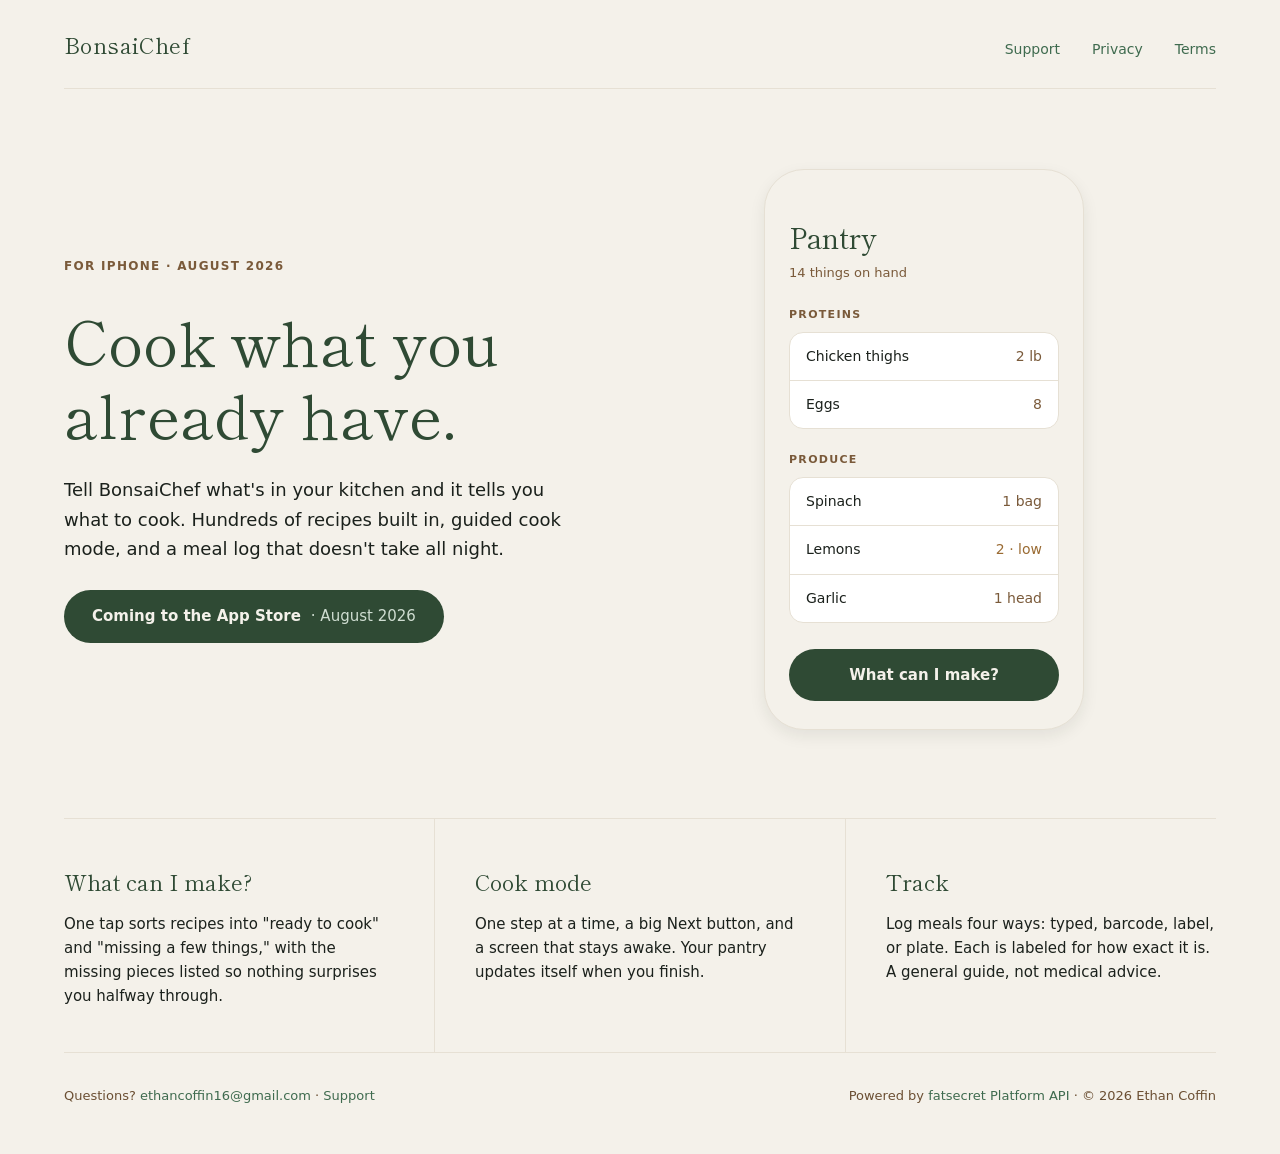
<file: index.html>
<!DOCTYPE html>
<html lang="en">
<head>
<meta charset="utf-8">
<meta name="viewport" content="width=device-width, initial-scale=1">
<title>BonsaiChef · Cook what you already have</title>
<meta name="description" content="Tell BonsaiChef what's in your kitchen and it tells you what to cook. Hundreds of recipes built in, guided cook mode, and a meal log that doesn't take all night.">
<link rel="icon" href="/favicon.svg" type="image/svg+xml">
<link rel="icon" href="/favicon.png" sizes="48x48">
<link rel="apple-touch-icon" href="/apple-touch-icon.png">
<link rel="preconnect" href="https://fonts.googleapis.com">
<link rel="preconnect" href="https://fonts.gstatic.com" crossorigin>
<link rel="stylesheet" href="https://fonts.googleapis.com/css2?family=Shippori+Mincho&display=swap">
<link rel="stylesheet" href="/site.css">
<style>
  .hero {
    display: flex;
    gap: 80px;
    align-items: center;
    padding: 80px 0 88px;
  }
  .hero-copy { flex: 1; display: flex; flex-direction: column; gap: 26px; max-width: 620px; }
  .hero-copy h1 {
    font-size: clamp(40px, 5vw, 62px);
    line-height: 1.18;
    letter-spacing: 0.2px;
    margin: 0;
  }
  .hero-copy .lede { font-size: 18px; max-width: 520px; margin: 0; }
  .badge {
    display: inline-flex;
    align-items: baseline;
    gap: 10px;
    align-self: flex-start;
    background: var(--dark-green);
    color: var(--cream);
    border-radius: 999px;
    padding: 14px 28px;
    font-size: 15px;
    font-weight: 600;
  }
  .badge span { color: var(--on-dark-muted); font-weight: 400; }

  /* Phone mockup: the pantry screen, drawn in CSS */
  .phone {
    width: 320px;
    flex-shrink: 0;
    background: var(--cream);
    border: 1px solid var(--line);
    border-radius: 40px;
    padding: 44px 24px 28px;
    box-shadow: 0 6px 16px rgba(27, 33, 28, 0.08);
  }
  .phone-title { font-family: var(--serif); font-size: 28px; color: var(--dark-green); }
  .phone-sub { font-size: 13px; color: var(--brown); margin-top: 2px; }
  .phone .eyebrow { font-size: 11px; margin-top: 22px; }
  .phone-card {
    background: var(--card);
    border: 1px solid var(--line);
    border-radius: 14px;
    margin-top: 8px;
  }
  .phone-row {
    display: flex;
    justify-content: space-between;
    padding: 12px 16px;
    font-size: 14px;
    border-bottom: 1px solid var(--line);
  }
  .phone-row:last-child { border-bottom: none; }
  .phone-row .qty { color: var(--brown); }
  .phone-row .qty-low { color: var(--low); }
  .phone-cta {
    background: var(--dark-green);
    color: var(--cream);
    border-radius: 999px;
    text-align: center;
    padding: 14px;
    font-size: 15px;
    font-weight: 600;
    margin-top: 26px;
  }

  /* Features */
  .features { display: flex; border-top: 1px solid var(--line); }
  .feature { flex: 1; padding: 44px 40px; display: flex; flex-direction: column; gap: 12px; }
  .feature:first-child { padding-left: 0; }
  .feature:last-child { padding-right: 0; }
  .feature + .feature { border-left: 1px solid var(--line); }
  .feature h2 { font-size: 22px; margin: 0; }
  .feature p { font-size: 15px; line-height: 1.6; margin: 0; }

  @media (max-width: 920px) {
    .hero { flex-direction: column; gap: 56px; padding: 56px 0 64px; }
    .features { flex-direction: column; }
    .feature { padding: 32px 0; }
    .feature + .feature { border-left: none; border-top: 1px solid var(--line); }
  }
</style>
</head>
<body>
<div class="wrap">

  <nav class="nav">
    <a class="wordmark" href="/">BonsaiChef</a>
    <div class="nav-links">
      <a href="/support">Support</a>
      <a href="/privacy">Privacy</a>
      <a href="/terms">Terms</a>
    </div>
  </nav>

  <section class="hero">
    <div class="hero-copy">
      <div class="eyebrow">For iPhone · August 2026</div>
      <h1>Cook what you already have.</h1>
      <p class="lede">Tell BonsaiChef what's in your kitchen and it tells you what to cook. Hundreds of recipes built in, guided cook mode, and a meal log that doesn't take all night.</p>
      <div class="badge">Coming to the App Store <span>· August 2026</span></div>
    </div>

    <div class="phone" aria-hidden="true">
      <div class="phone-title">Pantry</div>
      <div class="phone-sub">14 things on hand</div>
      <div class="eyebrow">Proteins</div>
      <div class="phone-card">
        <div class="phone-row"><span>Chicken thighs</span><span class="qty">2 lb</span></div>
        <div class="phone-row"><span>Eggs</span><span class="qty">8</span></div>
      </div>
      <div class="eyebrow">Produce</div>
      <div class="phone-card">
        <div class="phone-row"><span>Spinach</span><span class="qty">1 bag</span></div>
        <div class="phone-row"><span>Lemons</span><span class="qty qty-low">2 · low</span></div>
        <div class="phone-row"><span>Garlic</span><span class="qty">1 head</span></div>
      </div>
      <div class="phone-cta">What can I make?</div>
    </div>
  </section>

  <section class="features">
    <div class="feature">
      <h2>What can I make?</h2>
      <p>One tap sorts recipes into "ready to cook" and "missing a few things," with the missing pieces listed so nothing surprises you halfway through.</p>
    </div>
    <div class="feature">
      <h2>Cook mode</h2>
      <p>One step at a time, a big Next button, and a screen that stays awake. Your pantry updates itself when you finish.</p>
    </div>
    <div class="feature">
      <h2>Track</h2>
      <p>Log meals four ways: typed, barcode, label, or plate. Each is labeled for how exact it is. A general guide, not medical advice.</p>
    </div>
  </section>

  <footer class="footer">
    <div>Questions? <a href="mailto:ethancoffin16@gmail.com">ethancoffin16@gmail.com</a> · <a href="/support">Support</a></div>
    <div>Powered by <a href="https://platform.fatsecret.com">fatsecret Platform API</a> · &copy; 2026 Ethan Coffin</div>
  </footer>

</div>
</body>
</html>
</file>
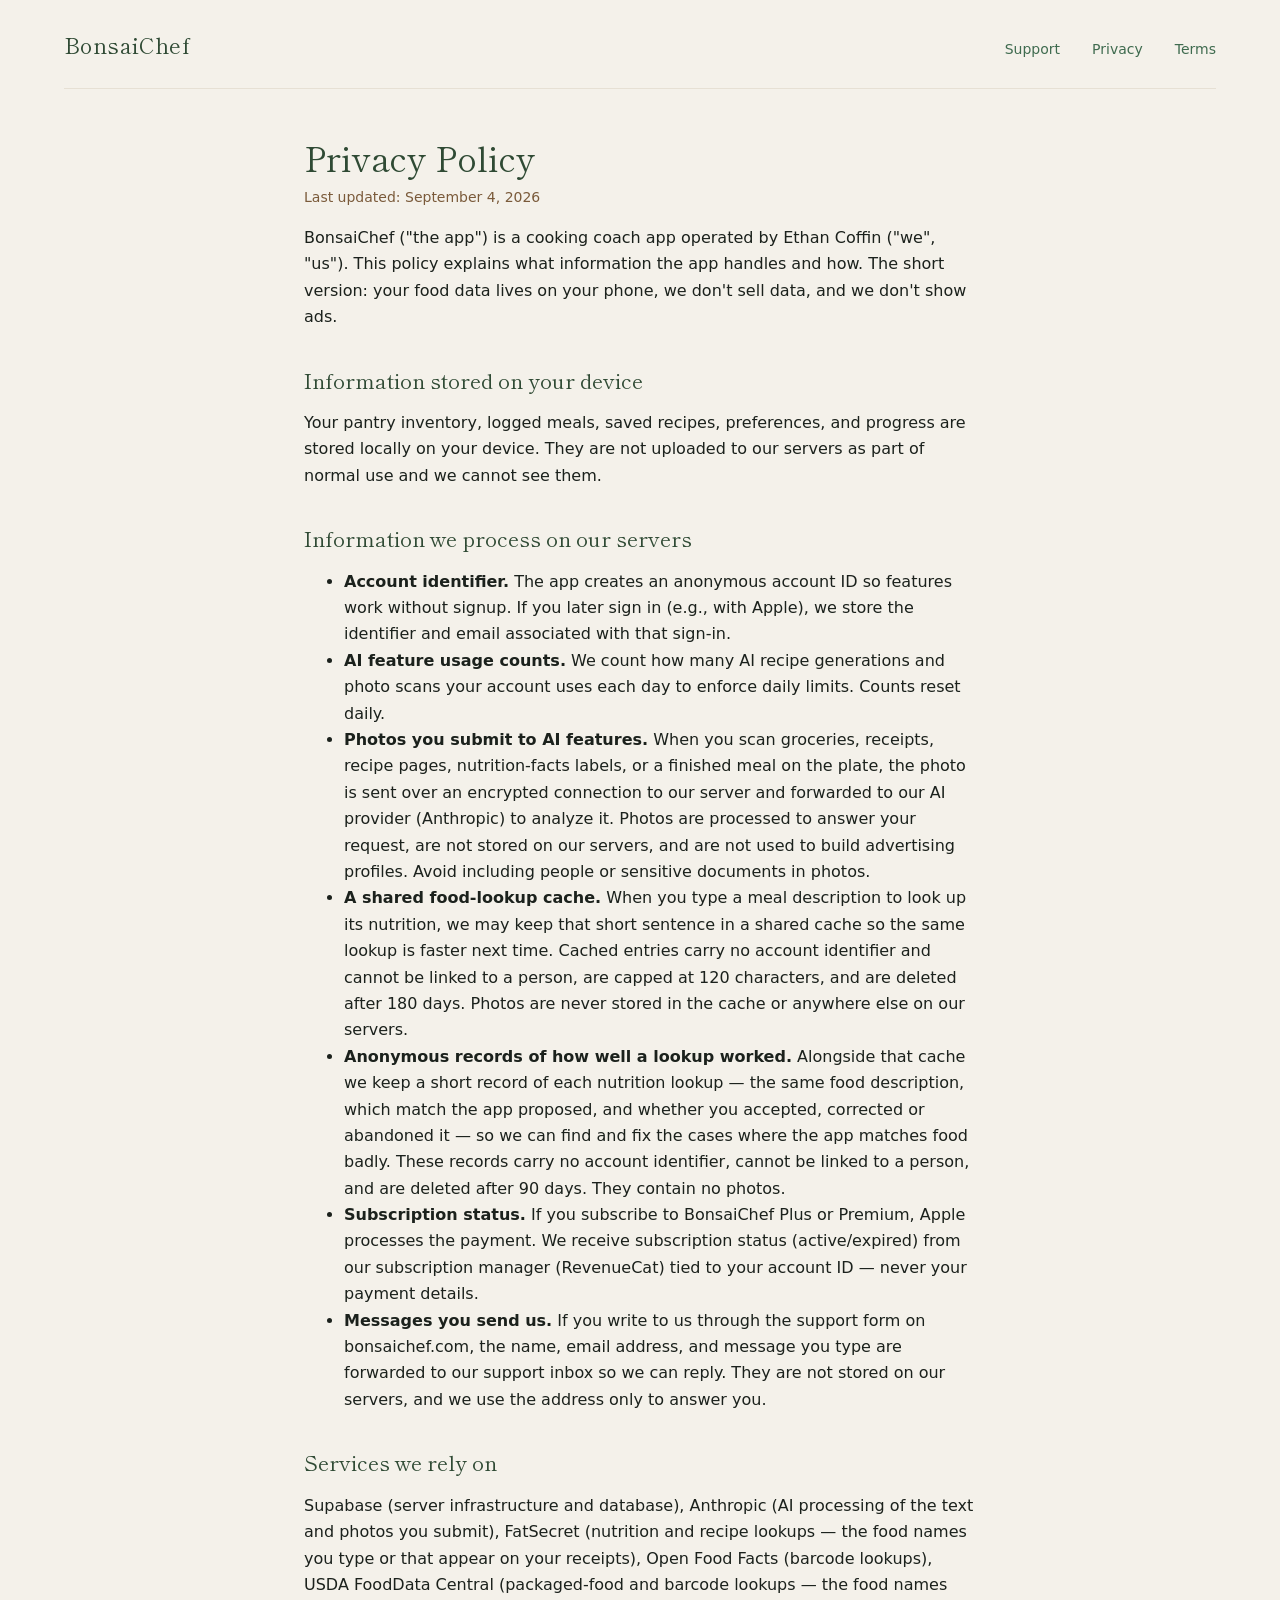
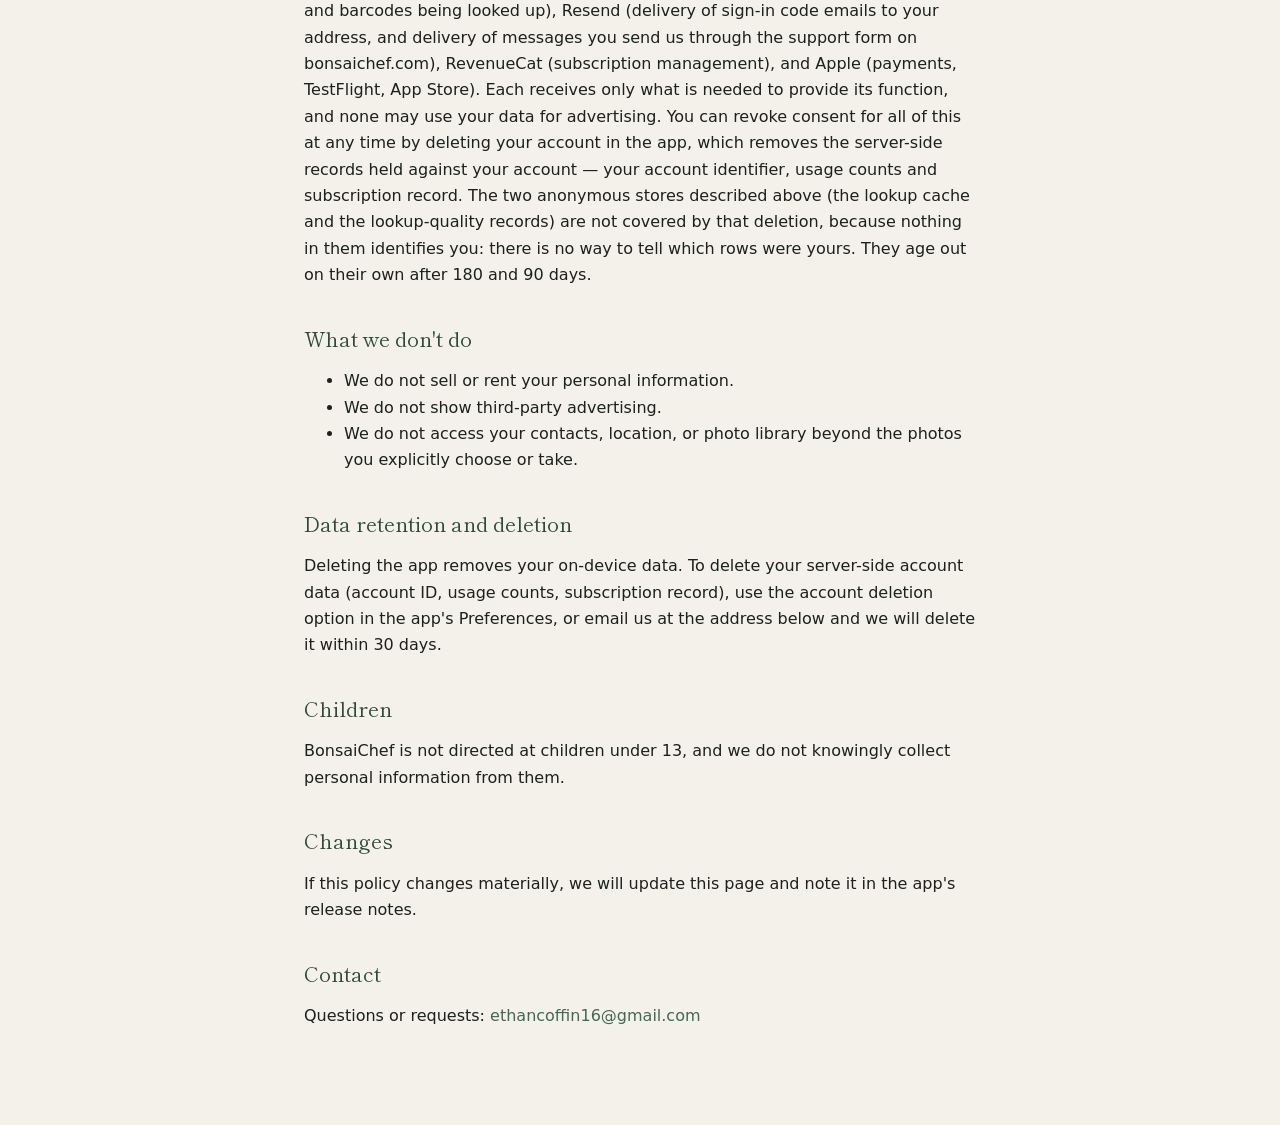
<file: privacy.html>
<!DOCTYPE html>
<html lang="en">
<head>
<meta charset="utf-8">
<meta name="viewport" content="width=device-width, initial-scale=1">
<title>Privacy Policy · BonsaiChef</title>
<link rel="icon" href="/favicon.svg" type="image/svg+xml">
<link rel="icon" href="/favicon.png" sizes="48x48">
<link rel="apple-touch-icon" href="/apple-touch-icon.png">
<link rel="preconnect" href="https://fonts.googleapis.com">
<link rel="preconnect" href="https://fonts.gstatic.com" crossorigin>
<link rel="stylesheet" href="https://fonts.googleapis.com/css2?family=Shippori+Mincho&display=swap">
<link rel="stylesheet" href="/site.css">
</head>
<body>
<div class="wrap">
  <nav class="nav">
    <a class="wordmark" href="/">BonsaiChef</a>
    <div class="nav-links">
      <a href="/support">Support</a>
      <a href="/privacy">Privacy</a>
      <a href="/terms">Terms</a>
    </div>
  </nav>
</div>
<main class="doc">
<h1>Privacy Policy</h1>
<p class="updated">Last updated: September 4, 2026</p>

<p>BonsaiChef ("the app") is a cooking coach app operated by Ethan Coffin ("we", "us"). This policy explains what information the app handles and how. The short version: your food data lives on your phone, we don't sell data, and we don't show ads.</p>

<h2>Information stored on your device</h2>
<p>Your pantry inventory, logged meals, saved recipes, preferences, and progress are stored locally on your device. They are not uploaded to our servers as part of normal use and we cannot see them.</p>

<h2>Information we process on our servers</h2>
<ul>
  <li><strong>Account identifier.</strong> The app creates an anonymous account ID so features work without signup. If you later sign in (e.g., with Apple), we store the identifier and email associated with that sign-in.</li>
  <li><strong>AI feature usage counts.</strong> We count how many AI recipe generations and photo scans your account uses each day to enforce daily limits. Counts reset daily.</li>
  <li><strong>Photos you submit to AI features.</strong> When you scan groceries, receipts, recipe pages, nutrition-facts labels, or a finished meal on the plate, the photo is sent over an encrypted connection to our server and forwarded to our AI provider (Anthropic) to analyze it. Photos are processed to answer your request, are not stored on our servers, and are not used to build advertising profiles. Avoid including people or sensitive documents in photos.</li>
  <li><strong>A shared food-lookup cache.</strong> When you type a meal description to look up its nutrition, we may keep that short sentence in a shared cache so the same lookup is faster next time. Cached entries carry no account identifier and cannot be linked to a person, are capped at 120 characters, and are deleted after 180 days. Photos are never stored in the cache or anywhere else on our servers.</li>
  <li><strong>Anonymous records of how well a lookup worked.</strong> Alongside that cache we keep a short record of each nutrition lookup — the same food description, which match the app proposed, and whether you accepted, corrected or abandoned it — so we can find and fix the cases where the app matches food badly. These records carry no account identifier, cannot be linked to a person, and are deleted after 90 days. They contain no photos.</li>
  <li><strong>Subscription status.</strong> If you subscribe to BonsaiChef Plus or Premium, Apple processes the payment. We receive subscription status (active/expired) from our subscription manager (RevenueCat) tied to your account ID — never your payment details.</li>
  <li><strong>Messages you send us.</strong> If you write to us through the support form on bonsaichef.com, the name, email address, and message you type are forwarded to our support inbox so we can reply. They are not stored on our servers, and we use the address only to answer you.</li>
</ul>

<h2>Services we rely on</h2>
<p>Supabase (server infrastructure and database), Anthropic (AI processing of the text and photos you submit), FatSecret (nutrition and recipe lookups — the food names you type or that appear on your receipts), Open Food Facts (barcode lookups), USDA FoodData Central (packaged-food and barcode lookups — the food names and barcodes being looked up), Resend (delivery of sign-in code emails to your address, and delivery of messages you send us through the support form on bonsaichef.com), RevenueCat (subscription management), and Apple (payments, TestFlight, App Store). Each receives only what is needed to provide its function, and none may use your data for advertising. You can revoke consent for all of this at any time by deleting your account in the app, which removes the server-side records held against your account — your account identifier, usage counts and subscription record. The two anonymous stores described above (the lookup cache and the lookup-quality records) are not covered by that deletion, because nothing in them identifies you: there is no way to tell which rows were yours. They age out on their own after 180 and 90 days.</p>

<h2>What we don't do</h2>
<ul>
  <li>We do not sell or rent your personal information.</li>
  <li>We do not show third-party advertising.</li>
  <li>We do not access your contacts, location, or photo library beyond the photos you explicitly choose or take.</li>
</ul>

<h2>Data retention and deletion</h2>
<p>Deleting the app removes your on-device data. To delete your server-side account data (account ID, usage counts, subscription record), use the account deletion option in the app's Preferences, or email us at the address below and we will delete it within 30 days.</p>

<h2>Children</h2>
<p>BonsaiChef is not directed at children under 13, and we do not knowingly collect personal information from them.</p>

<h2>Changes</h2>
<p>If this policy changes materially, we will update this page and note it in the app's release notes.</p>

<h2>Contact</h2>
<p>Questions or requests: <a href="mailto:ethancoffin16@gmail.com">ethancoffin16@gmail.com</a></p>
</main>
</body>
</html>
</file>
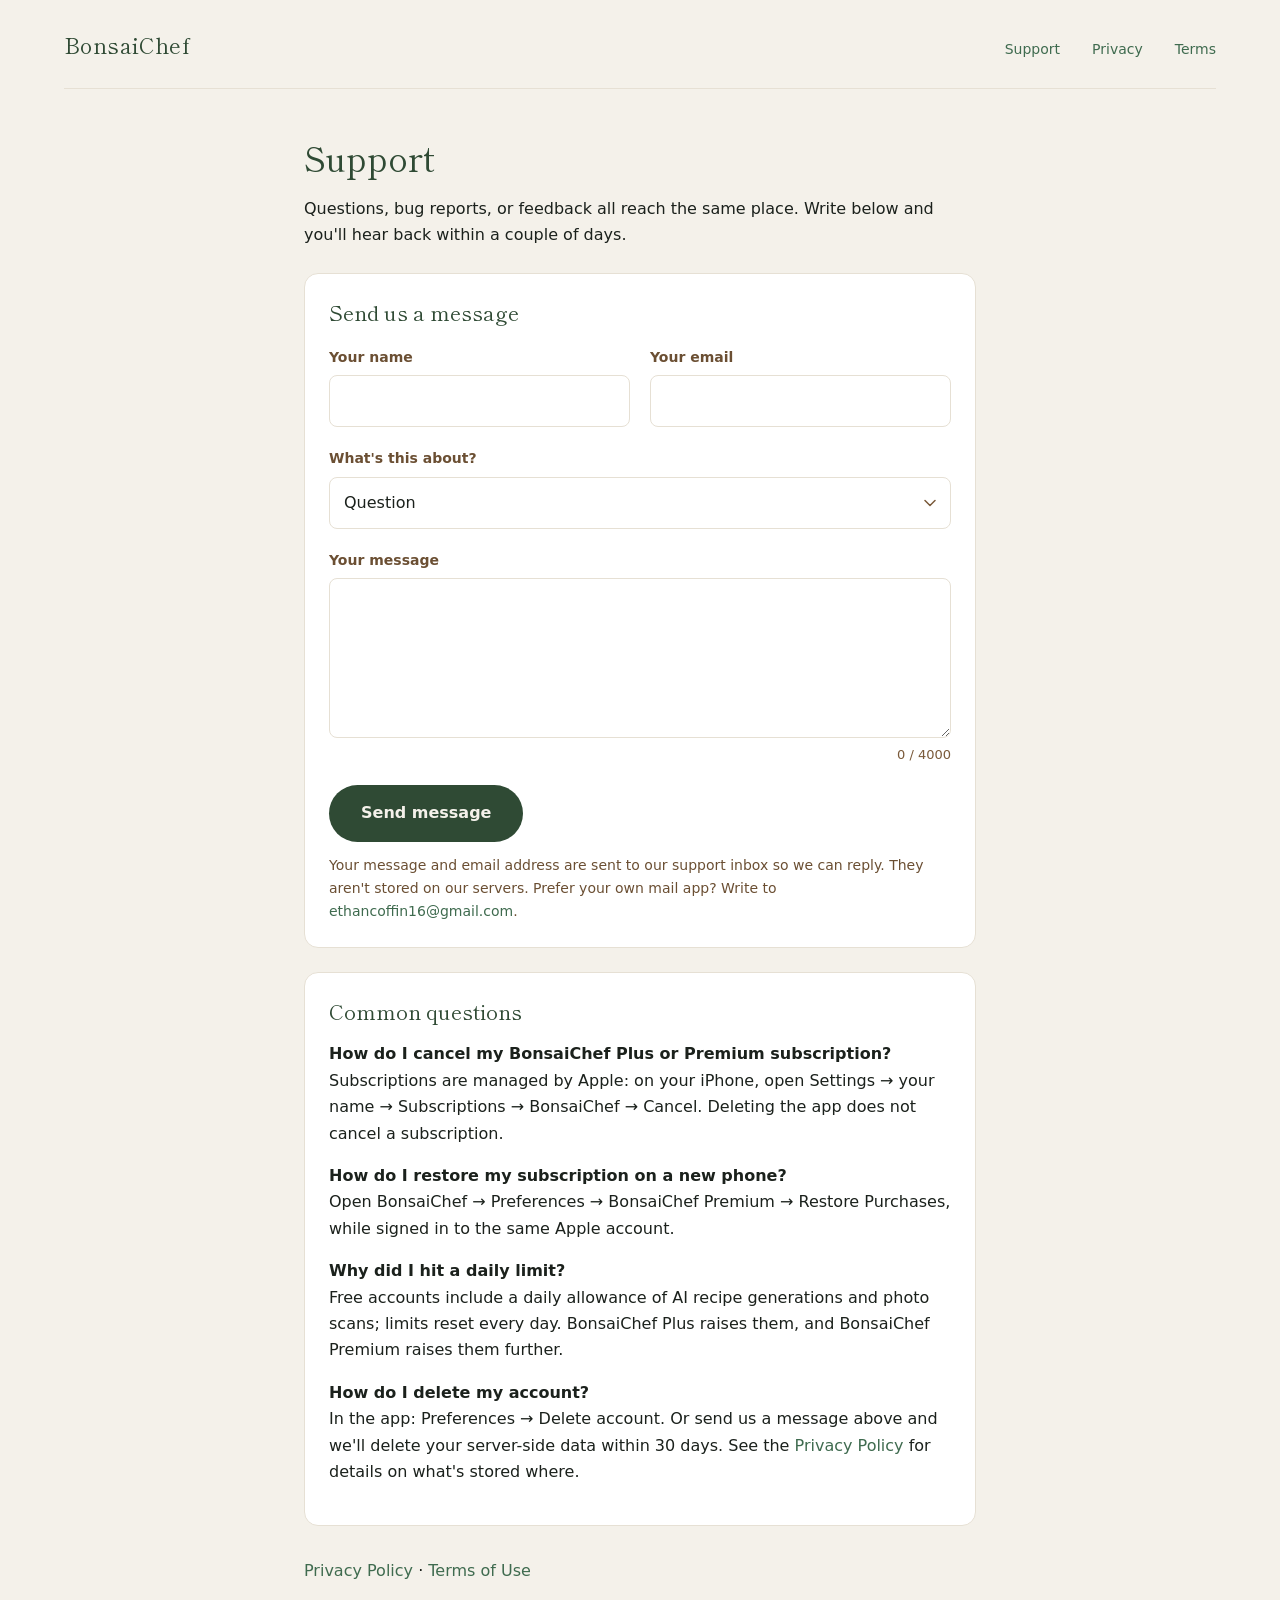
<file: support.html>
<!DOCTYPE html>
<html lang="en">
<head>
<meta charset="utf-8">
<meta name="viewport" content="width=device-width, initial-scale=1">
<title>Support · BonsaiChef</title>
<meta name="description" content="Send the BonsaiChef team a question, a bug report, or feedback, and find answers to common questions about subscriptions, limits, and account deletion.">
<link rel="icon" href="/favicon.svg" type="image/svg+xml">
<link rel="icon" href="/favicon.png" sizes="48x48">
<link rel="apple-touch-icon" href="/apple-touch-icon.png">
<link rel="preconnect" href="https://fonts.googleapis.com">
<link rel="preconnect" href="https://fonts.gstatic.com" crossorigin>
<link rel="stylesheet" href="https://fonts.googleapis.com/css2?family=Shippori+Mincho&display=swap">
<link rel="stylesheet" href="/site.css">
<style>
  .field { display: flex; flex-direction: column; gap: 6px; }
  .field label { font-size: 14px; font-weight: 600; color: var(--hint); }
  .form-grid { display: flex; flex-direction: column; gap: 20px; margin-top: 20px; }
  .form-row { display: flex; gap: 20px; }
  .form-row .field { flex: 1; }

  input[type="text"], input[type="email"], select, textarea {
    font: inherit;
    font-size: 16px;
    color: var(--near-black);
    background: var(--card);
    border: 1px solid var(--line);
    border-radius: 8px;
    padding: 12px 14px;
    min-height: 46px;
    width: 100%;
  }
  textarea { min-height: 160px; resize: vertical; line-height: 1.6; }
  input:focus, select:focus, textarea:focus {
    outline: 2px solid var(--green);
    outline-offset: -1px;
    border-color: var(--green);
  }
  select {
    appearance: none;
    background-image: url("data:image/svg+xml;charset=utf-8,%3Csvg xmlns='http://www.w3.org/2000/svg' width='12' height='8' viewBox='0 0 12 8' fill='none'%3E%3Cpath d='M1 1.5 6 6.5 11 1.5' stroke='%237A5A3A' stroke-width='1.5' stroke-linecap='round' stroke-linejoin='round'/%3E%3C/svg%3E");
    background-repeat: no-repeat;
    background-position: right 14px center;
    padding-right: 38px;
  }

  /* Honeypot: off-screen for people, filled in by bots. Not display:none —
     some bots skip hidden fields. */
  .trap {
    position: absolute;
    left: -9999px;
    width: 1px;
    height: 1px;
    overflow: hidden;
  }

  .counter { font-size: 13px; color: var(--brown); text-align: right; }

  button[type="submit"] {
    font: inherit;
    font-size: 16px;
    font-weight: 600;
    color: var(--cream);
    background: var(--dark-green);
    border: none;
    border-radius: 999px;
    padding: 15px 32px;
    min-height: 48px;
    cursor: pointer;
    align-self: flex-start;
  }
  button[type="submit"]:hover { background: var(--near-black); }
  button[type="submit"][disabled] { opacity: 0.55; cursor: default; }

  .status { font-size: 15px; line-height: 1.6; margin: 0; }
  .status:empty { display: none; }
  .status.is-error { color: var(--low); }
  .status.is-sent { color: var(--dark-green); }

  .no-js-note { font-size: 14px; color: var(--hint); margin: 12px 0 0; }

  @media (max-width: 600px) {
    .form-row { flex-direction: column; gap: 20px; }
  }
</style>
</head>
<body>
<div class="wrap">
  <nav class="nav">
    <a class="wordmark" href="/">BonsaiChef</a>
    <div class="nav-links">
      <a href="/support">Support</a>
      <a href="/privacy">Privacy</a>
      <a href="/terms">Terms</a>
    </div>
  </nav>
</div>
<main class="doc">
<h1>Support</h1>
<p>Questions, bug reports, or feedback all reach the same place. Write below and you'll hear back within a couple of days.</p>

<div class="card">
<h2>Send us a message</h2>

<form id="contact-form" novalidate>
  <div class="form-grid">
    <div class="form-row">
      <div class="field">
        <label for="name">Your name</label>
        <input type="text" id="name" name="name" maxlength="100" autocomplete="name" required>
      </div>
      <div class="field">
        <label for="email">Your email</label>
        <input type="email" id="email" name="email" maxlength="254" autocomplete="email" required>
      </div>
    </div>

    <div class="field">
      <label for="topic">What's this about?</label>
      <select id="topic" name="topic" required>
        <option value="Question">Question</option>
        <option value="Bug report">Bug report</option>
        <option value="Subscription or billing">Subscription or billing</option>
        <option value="Account deletion">Account deletion</option>
        <option value="Feedback">Feedback</option>
        <option value="Something else">Something else</option>
      </select>
    </div>

    <div class="field">
      <label for="message">Your message</label>
      <textarea id="message" name="message" maxlength="4000" required></textarea>
      <div class="counter"><span id="count">0</span> / 4000</div>
    </div>

    <div class="trap" aria-hidden="true">
      <label for="website">Leave this empty</label>
      <input type="text" id="website" name="website" tabindex="-1" autocomplete="off">
    </div>

    <button type="submit" id="submit">Send message</button>
    <p class="status" id="status" role="status" aria-live="polite"></p>
  </div>
</form>

<p class="no-js-note">Your message and email address are sent to our support inbox so we can reply. They aren't stored on our servers. Prefer your own mail app? Write to <a href="mailto:ethancoffin16@gmail.com">ethancoffin16@gmail.com</a>.</p>
</div>

<div class="card">
<h2>Common questions</h2>
<p><strong>How do I cancel my BonsaiChef Plus or Premium subscription?</strong><br>
Subscriptions are managed by Apple: on your iPhone, open Settings → your name → Subscriptions → BonsaiChef → Cancel. Deleting the app does not cancel a subscription.</p>
<p><strong>How do I restore my subscription on a new phone?</strong><br>
Open BonsaiChef → Preferences → BonsaiChef Premium → Restore Purchases, while signed in to the same Apple account.</p>
<p><strong>Why did I hit a daily limit?</strong><br>
Free accounts include a daily allowance of AI recipe generations and photo scans; limits reset every day. BonsaiChef Plus raises them, and BonsaiChef Premium raises them further.</p>
<p><strong>How do I delete my account?</strong><br>
In the app: Preferences → Delete account. Or send us a message above and we'll delete your server-side data within 30 days. See the <a href="/privacy">Privacy Policy</a> for details on what's stored where.</p>
</div>

<p style="margin-top:2rem;"><a href="/privacy">Privacy Policy</a> · <a href="/terms">Terms of Use</a></p>
</main>

<script>
(function () {
  var ENDPOINT = 'https://bpqjcddmalontlrexmsn.supabase.co/functions/v1/contact';
  var MAILTO = 'ethancoffin16@gmail.com';

  var form = document.getElementById('contact-form');
  var button = document.getElementById('submit');
  var status = document.getElementById('status');
  var count = document.getElementById('count');

  // Looked up by id, not as form.name / form.method / form.action — those read
  // the form element's own properties, not the fields inside it.
  var name = document.getElementById('name');
  var email = document.getElementById('email');
  var topic = document.getElementById('topic');
  var message = document.getElementById('message');
  var website = document.getElementById('website');

  message.addEventListener('input', function () {
    count.textContent = String(message.value.length);
  });

  function say(text, kind) {
    status.textContent = text;
    status.className = 'status' + (kind ? ' is-' + kind : '');
  }

  function fallback(text) {
    say(text + ' You can email us directly at ' + MAILTO + '.', 'error');
  }

  form.addEventListener('submit', function (event) {
    event.preventDefault();

    var body = {
      name: name.value.trim(),
      email: email.value.trim(),
      topic: topic.value,
      message: message.value.trim(),
      website: website.value
    };

    if (!body.name) { say('Add your name so we know who we’re replying to.', 'error'); name.focus(); return; }
    if (!body.email) { say('Add your email so we can reply.', 'error'); email.focus(); return; }
    if (!body.message) { say('Add a message.', 'error'); message.focus(); return; }

    button.disabled = true;
    say('Sending…');

    fetch(ENDPOINT, {
      method: 'POST',
      headers: { 'Content-Type': 'application/json' },
      body: JSON.stringify(body)
    }).then(function (response) {
      return response.json().catch(function () { return {}; }).then(function (data) {
        if (response.ok && data.ok) {
          form.reset();
          count.textContent = '0';
          say('Thank you — that’s on its way. We’ll reply to ' + body.email + ' within a couple of days.', 'sent');
        } else if (response.status === 400 && data.message) {
          say(data.message, 'error');
        } else if (response.status === 429) {
          say(data.message || 'That’s a few messages in a short time. Try again in a little while.', 'error');
        } else {
          fallback('We couldn’t send that just now.');
        }
      });
    }).catch(function () {
      fallback('We couldn’t reach the server.');
    }).then(function () {
      button.disabled = false;
    });
  });
})();
</script>
</body>
</html>
</file>
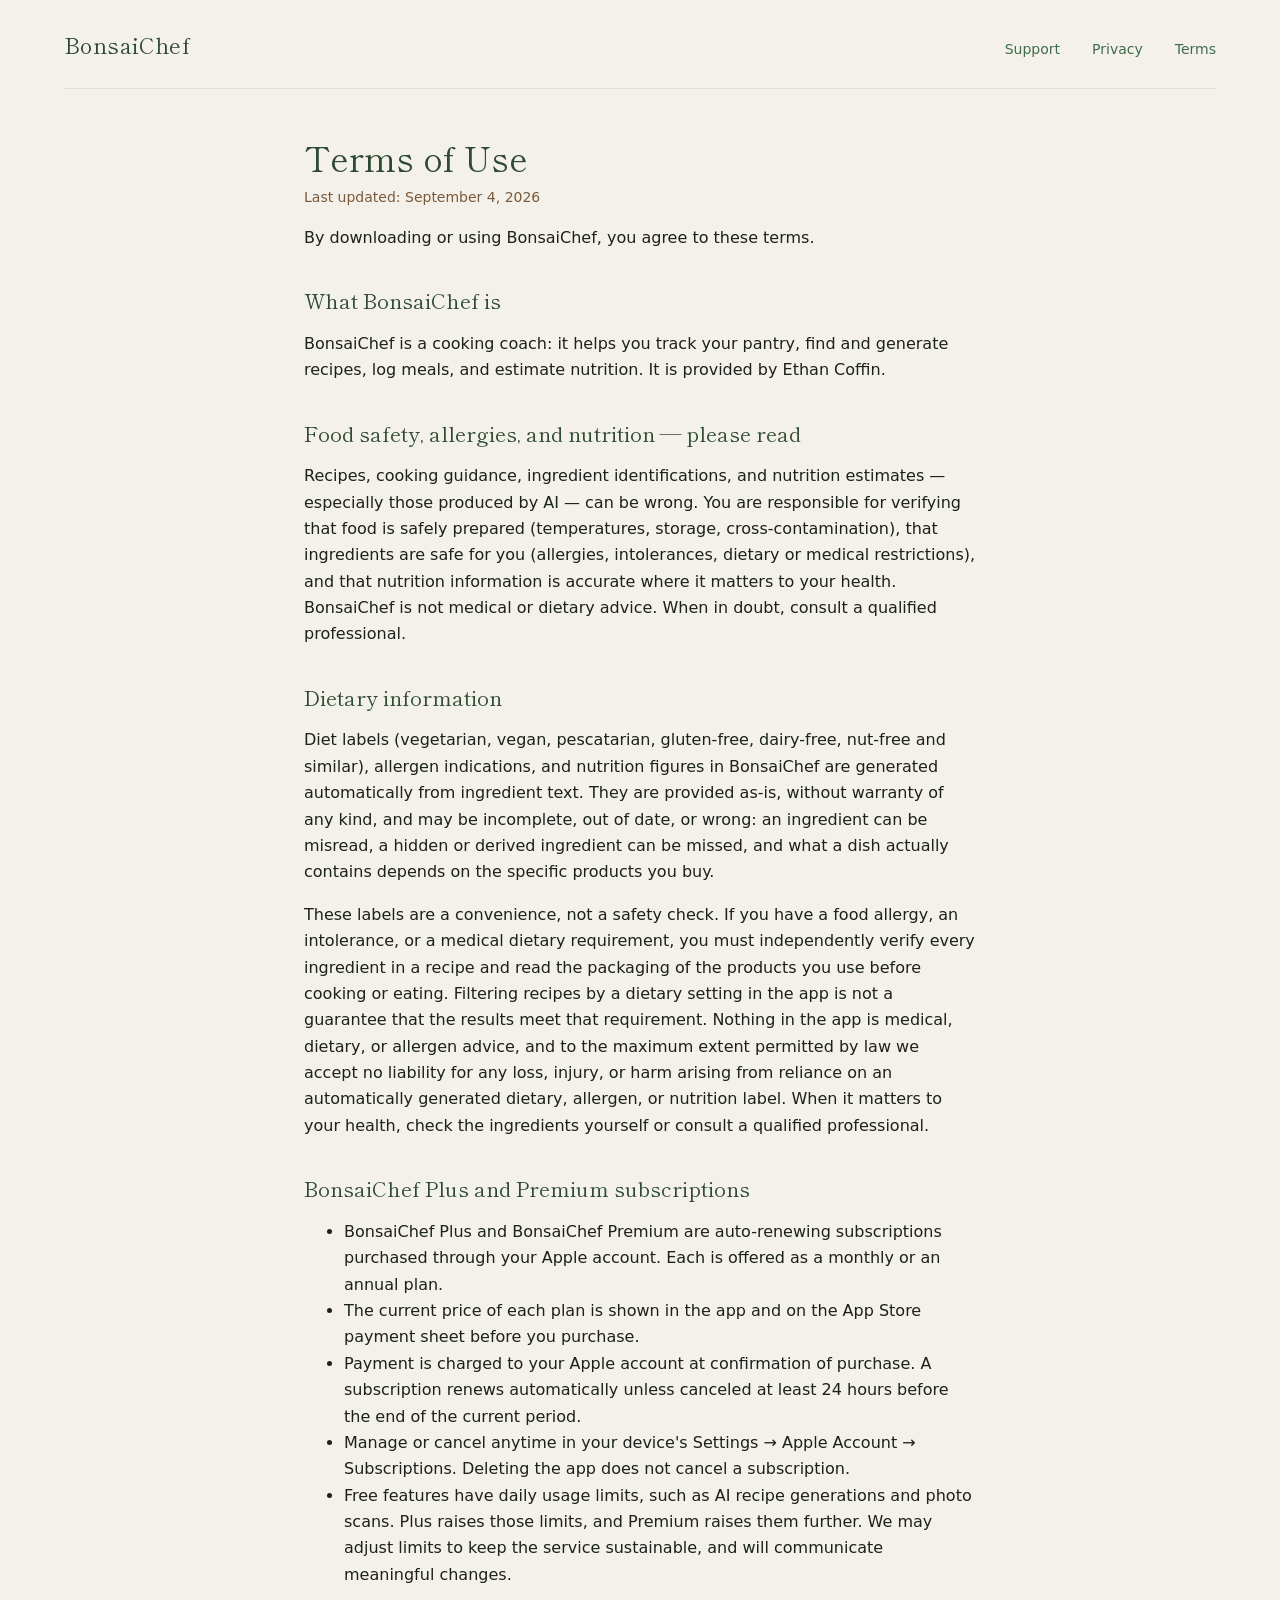
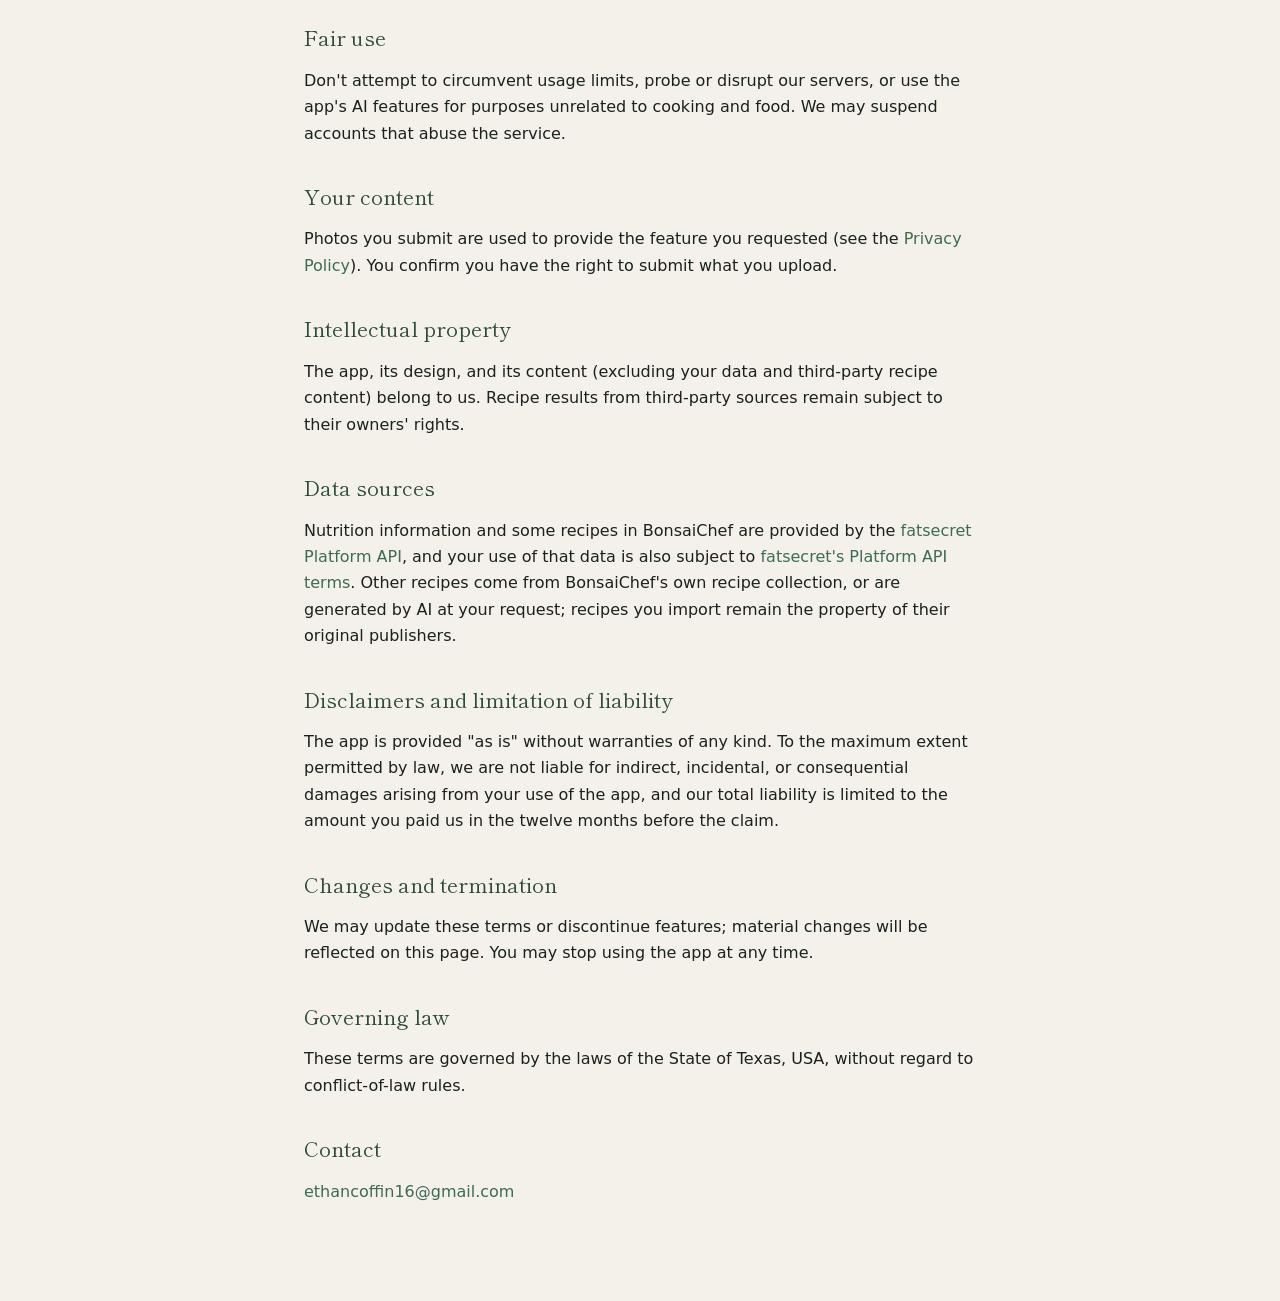
<file: terms.html>
<!DOCTYPE html>
<html lang="en">
<head>
<meta charset="utf-8">
<meta name="viewport" content="width=device-width, initial-scale=1">
<title>Terms of Use · BonsaiChef</title>
<link rel="icon" href="/favicon.svg" type="image/svg+xml">
<link rel="icon" href="/favicon.png" sizes="48x48">
<link rel="apple-touch-icon" href="/apple-touch-icon.png">
<link rel="preconnect" href="https://fonts.googleapis.com">
<link rel="preconnect" href="https://fonts.gstatic.com" crossorigin>
<link rel="stylesheet" href="https://fonts.googleapis.com/css2?family=Shippori+Mincho&display=swap">
<link rel="stylesheet" href="/site.css">
</head>
<body>
<div class="wrap">
  <nav class="nav">
    <a class="wordmark" href="/">BonsaiChef</a>
    <div class="nav-links">
      <a href="/support">Support</a>
      <a href="/privacy">Privacy</a>
      <a href="/terms">Terms</a>
    </div>
  </nav>
</div>
<main class="doc">
<h1>Terms of Use</h1>
<p class="updated">Last updated: September 4, 2026</p>

<p>By downloading or using BonsaiChef, you agree to these terms.</p>

<h2>What BonsaiChef is</h2>
<p>BonsaiChef is a cooking coach: it helps you track your pantry, find and generate recipes, log meals, and estimate nutrition. It is provided by Ethan Coffin.</p>

<h2>Food safety, allergies, and nutrition — please read</h2>
<p>Recipes, cooking guidance, ingredient identifications, and nutrition estimates — especially those produced by AI — can be wrong. You are responsible for verifying that food is safely prepared (temperatures, storage, cross-contamination), that ingredients are safe for you (allergies, intolerances, dietary or medical restrictions), and that nutrition information is accurate where it matters to your health. BonsaiChef is not medical or dietary advice. When in doubt, consult a qualified professional.</p>

<h2>Dietary information</h2>
<p>Diet labels (vegetarian, vegan, pescatarian, gluten-free, dairy-free, nut-free and similar), allergen indications, and nutrition figures in BonsaiChef are generated automatically from ingredient text. They are provided as-is, without warranty of any kind, and may be incomplete, out of date, or wrong: an ingredient can be misread, a hidden or derived ingredient can be missed, and what a dish actually contains depends on the specific products you buy.</p>
<p>These labels are a convenience, not a safety check. If you have a food allergy, an intolerance, or a medical dietary requirement, you must independently verify every ingredient in a recipe and read the packaging of the products you use before cooking or eating. Filtering recipes by a dietary setting in the app is not a guarantee that the results meet that requirement. Nothing in the app is medical, dietary, or allergen advice, and to the maximum extent permitted by law we accept no liability for any loss, injury, or harm arising from reliance on an automatically generated dietary, allergen, or nutrition label. When it matters to your health, check the ingredients yourself or consult a qualified professional.</p>

<h2>BonsaiChef Plus and Premium subscriptions</h2>
<ul>
  <li>BonsaiChef Plus and BonsaiChef Premium are auto-renewing subscriptions purchased through your Apple account. Each is offered as a monthly or an annual plan.</li>
  <li>The current price of each plan is shown in the app and on the App Store payment sheet before you purchase.</li>
  <li>Payment is charged to your Apple account at confirmation of purchase. A subscription renews automatically unless canceled at least 24 hours before the end of the current period.</li>
  <li>Manage or cancel anytime in your device's Settings → Apple Account → Subscriptions. Deleting the app does not cancel a subscription.</li>
  <li>Free features have daily usage limits, such as AI recipe generations and photo scans. Plus raises those limits, and Premium raises them further. We may adjust limits to keep the service sustainable, and will communicate meaningful changes.</li>
</ul>

<h2>Fair use</h2>
<p>Don't attempt to circumvent usage limits, probe or disrupt our servers, or use the app's AI features for purposes unrelated to cooking and food. We may suspend accounts that abuse the service.</p>

<h2>Your content</h2>
<p>Photos you submit are used to provide the feature you requested (see the <a href="/privacy">Privacy Policy</a>). You confirm you have the right to submit what you upload.</p>

<h2>Intellectual property</h2>
<p>The app, its design, and its content (excluding your data and third-party recipe content) belong to us. Recipe results from third-party sources remain subject to their owners' rights.</p>

<h2>Data sources</h2>
<p>Nutrition information and some recipes in BonsaiChef are provided by the <a href="https://platform.fatsecret.com">fatsecret Platform API</a>, and your use of that data is also subject to <a href="https://platform.fatsecret.com/terms">fatsecret's Platform API terms</a>. Other recipes come from BonsaiChef's own recipe collection, or are generated by AI at your request; recipes you import remain the property of their original publishers.</p>

<h2>Disclaimers and limitation of liability</h2>
<p>The app is provided "as is" without warranties of any kind. To the maximum extent permitted by law, we are not liable for indirect, incidental, or consequential damages arising from your use of the app, and our total liability is limited to the amount you paid us in the twelve months before the claim.</p>

<h2>Changes and termination</h2>
<p>We may update these terms or discontinue features; material changes will be reflected on this page. You may stop using the app at any time.</p>

<h2>Governing law</h2>
<p>These terms are governed by the laws of the State of Texas, USA, without regard to conflict-of-law rules.</p>

<h2>Contact</h2>
<p><a href="mailto:ethancoffin16@gmail.com">ethancoffin16@gmail.com</a></p>
</main>
</body>
</html>
</file>
<file: site.css>
/* BonsaiChef site — shared styles, mirroring the app's theme.js tokens.
   "Zen garden": serif headings, hairlines over shadows, generous space. */

:root {
  --cream: #F4F1EA;
  --card: #FFFFFF;
  --near-black: #1B211C;
  --dark-green: #2F4A34;
  --green: #4E7A51;
  --link-green: #3F6B4F;
  --brown: #7A5A3A;
  --hint: #6B4F33;
  --low: #9A6B33;
  --line: #E6E0D4;
  --on-dark-muted: #CFDDD1;
  --serif: 'Shippori Mincho', Georgia, 'Times New Roman', serif;
  --system: system-ui, -apple-system, 'Segoe UI', sans-serif;
}

* { box-sizing: border-box; }

body {
  margin: 0;
  background: var(--cream);
  color: var(--near-black);
  font-family: var(--system);
  line-height: 1.65;
}

a { color: var(--link-green); text-decoration: none; }
a:hover { color: var(--dark-green); text-decoration: underline; }

.wrap { max-width: 1200px; margin: 0 auto; padding: 0 24px; }

/* Nav */
.nav {
  display: flex;
  justify-content: space-between;
  align-items: baseline;
  padding: 26px 0;
  border-bottom: 1px solid var(--line);
}
.wordmark {
  font-family: var(--serif);
  font-size: 22px;
  color: var(--dark-green);
  letter-spacing: 0.4px;
}
.wordmark:hover { color: var(--dark-green); text-decoration: none; }
.nav-links { display: flex; gap: 32px; font-size: 14px; }

/* Type */
h1, h2, h3 { font-family: var(--serif); font-weight: 400; color: var(--dark-green); }
.eyebrow {
  font-size: 12px;
  font-weight: 600;
  letter-spacing: 1.3px;
  text-transform: uppercase;
  color: var(--brown);
}
.hint { font-size: 13px; color: var(--hint); }

/* Cards on document pages */
.card {
  background: var(--card);
  border: 1px solid var(--line);
  border-radius: 14px;
  padding: 24px;
}

/* Footer */
.footer {
  display: flex;
  justify-content: space-between;
  align-items: baseline;
  flex-wrap: wrap;
  gap: 8px 24px;
  border-top: 1px solid var(--line);
  padding: 32px 0 48px;
  font-size: 13px;
  color: var(--hint);
}

/* Document pages (privacy, terms, support) */
.doc { max-width: 720px; margin: 0 auto; padding: 48px 24px 80px; }
.doc h1 { font-size: 34px; line-height: 1.25; margin: 0 0 6px; }
.doc h2 { font-size: 21px; line-height: 1.35; margin: 2.2rem 0 0.6rem; }
.doc .updated { color: var(--brown); font-size: 14px; margin-top: 0; }
.doc .card { margin-top: 1.5rem; }
.doc .card h2 { margin-top: 0; }
</file>
